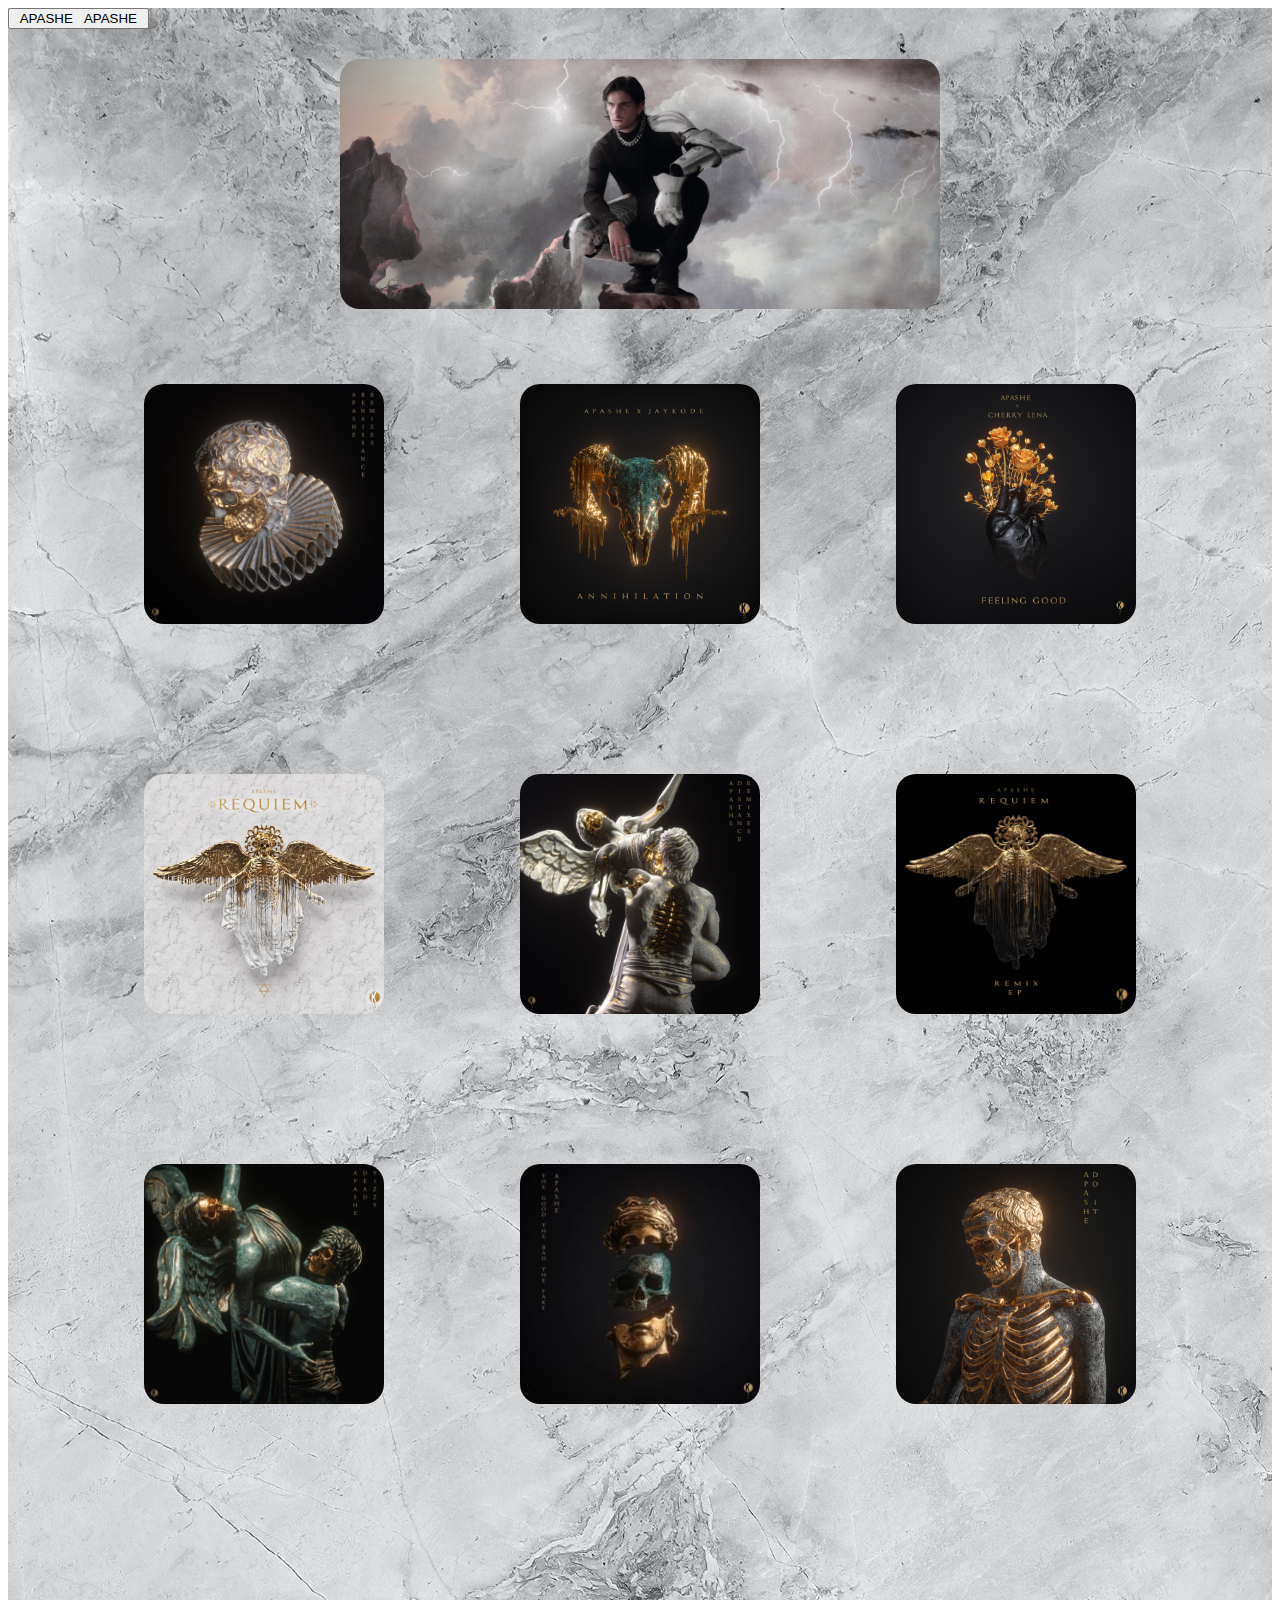
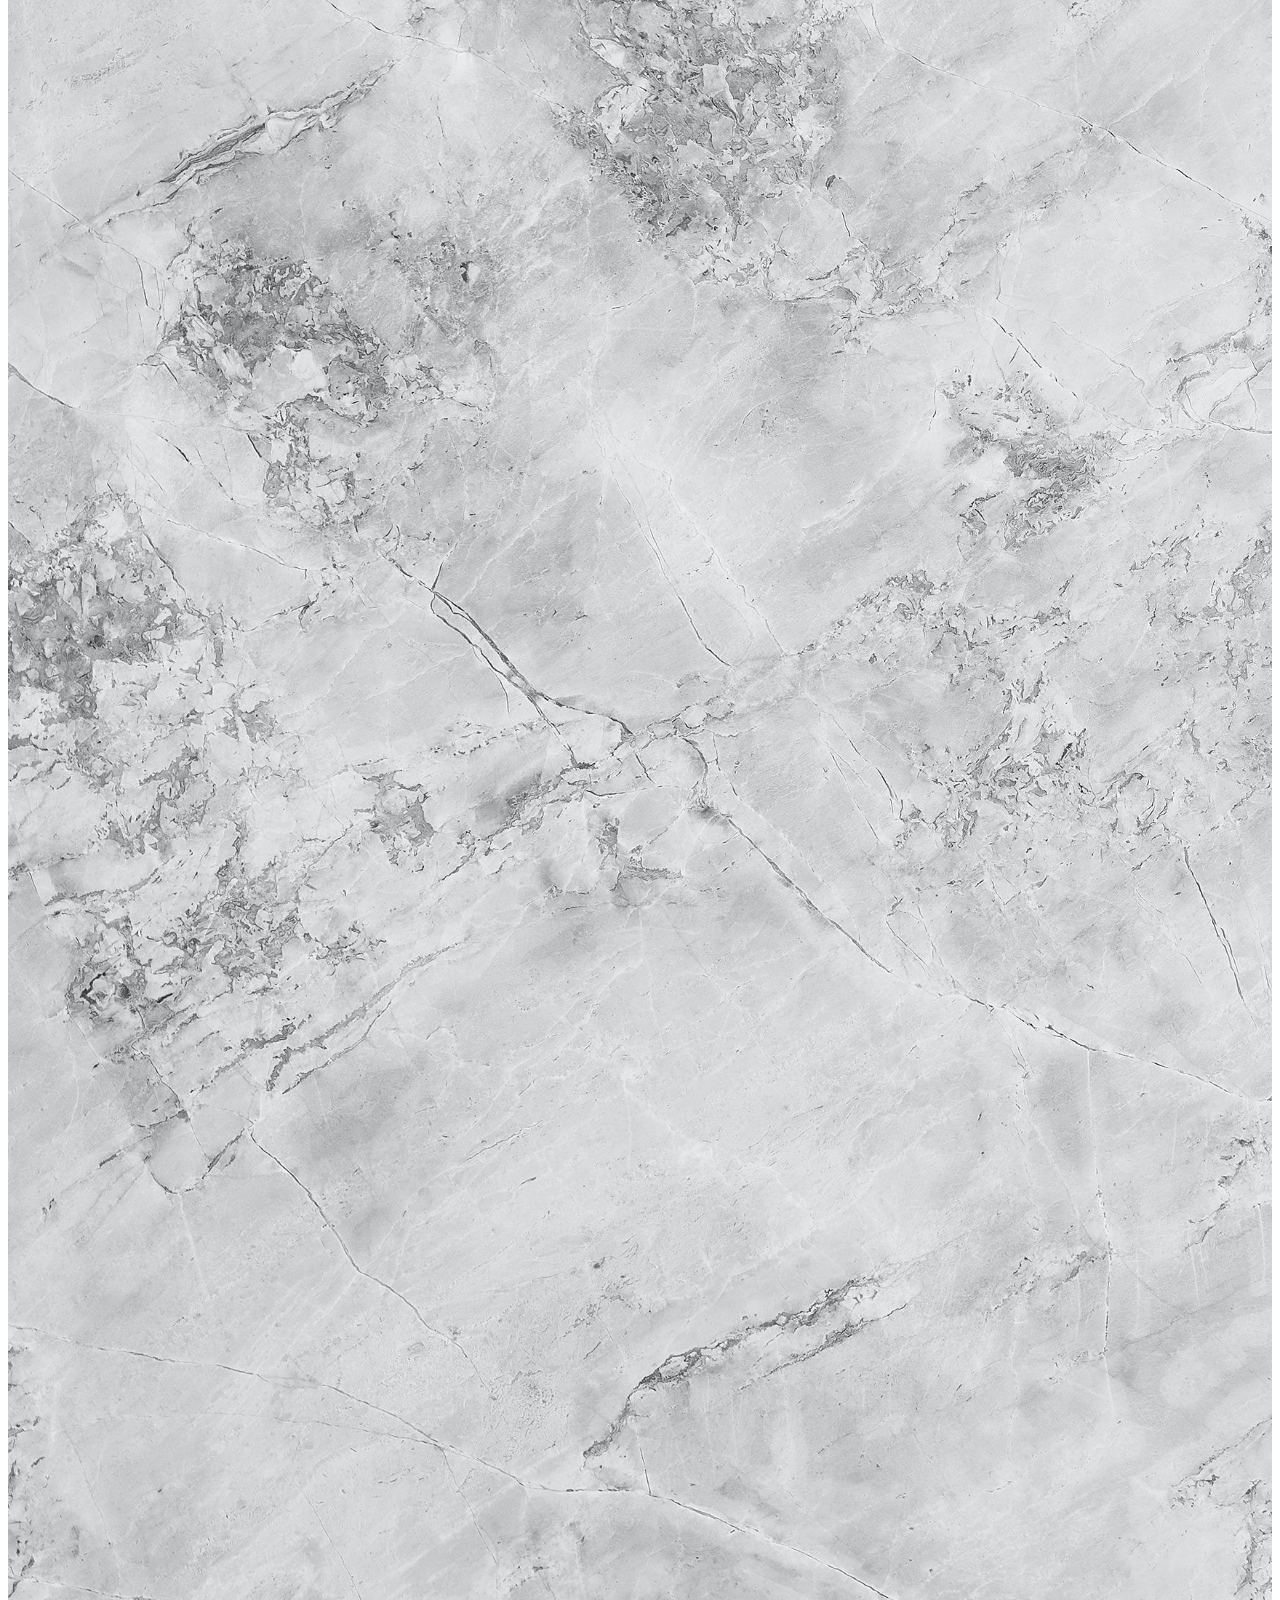
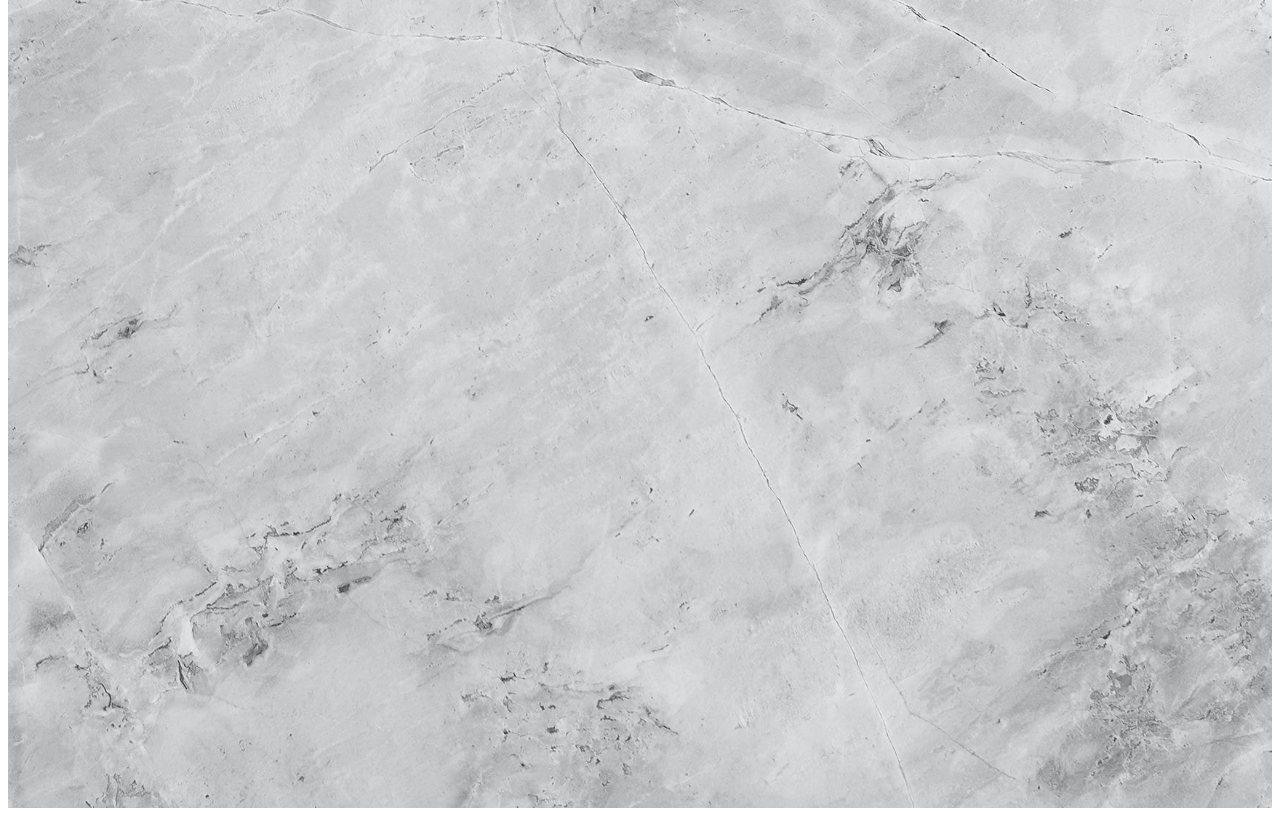
<file: Apashe/apashe.html>
<!DOCTYPE html>
<html lang="fr-FR">
<head>
    <meta charset="UTF-8">
    <meta name="viewport" content="width=device-width, initial-scale=1.0">
    <link rel="stylesheet" href="style.css">
    <title>Apashe songs</title>
</head>
<body>
    <div class="parallax">

        <button class="title">
            <span class="before-text">&nbsp;APASHE&nbsp;</span>
            <span class="after-text">&nbsp;APASHE&nbsp;</span>
        </button>
    <div class="ban"><img class="banner" src="images/cover/banner.jpg" alt="banner"></div>
    <section class="ligne1">
        <img src="images/cover/skull.jpg" alt="skull">
        <img src="images/cover/goat.jpg" alt="goat">
        <img src="images/cover/heart.jpg" alt="heart">
    </section>

    <section class="ligne2">
        <img src="images/cover/w_requiem.jpg" alt="white requiem">
        <img src="images/cover/angel.jpg" alt="angel">
        <img src="images/cover/requiem.jpg" alt="black requiem">
    </section>

    <section class="ligne3">
        <img src="images/cover/b_angel.jpg" alt="black angel">
        <img src="images/cover/liberty.jpg" alt="liberty statue">
        <img src="images/cover/skeleton.jpg" alt="skeleton">
    </section>



    </div>
</body>
</html>
</file>
<file: Apashe/style.css>
.parallax {
    background-image: url(images/background/white2.jpg);
    min-height : 4000px;
    background-attachment: scroll;
    background-repeat : no-repeat;
    background-size : cover;
    }





section img {
    position: relative;
    width: 240px;
    height: 240px;
    background: #0B090A;
    border-radius: 20px;
    transition: all 0.4s;
}

section img:hover {
    transform: scale(108%);
}

section {
    display: flex;
    flex-direction: row;
    justify-content: center;
    justify-content: space-evenly;
}
.ligne1 {
    margin-top: 75px;
}

.ligne2 {
    margin-top: 150px;
}

.ligne3 {
    margin-top: 150px;
    margin-bottom: 200px;
}

.ban {
    display: flex;
    justify-content: center;
}

.banner {
    position: relative;
    margin-top: 30px;
    width: 600px;
    height: 250px;
    border-radius: 20px;
    transition: all 0.4s;
}

.banner:hover {
    transform: scale(108%)
}
</file>
